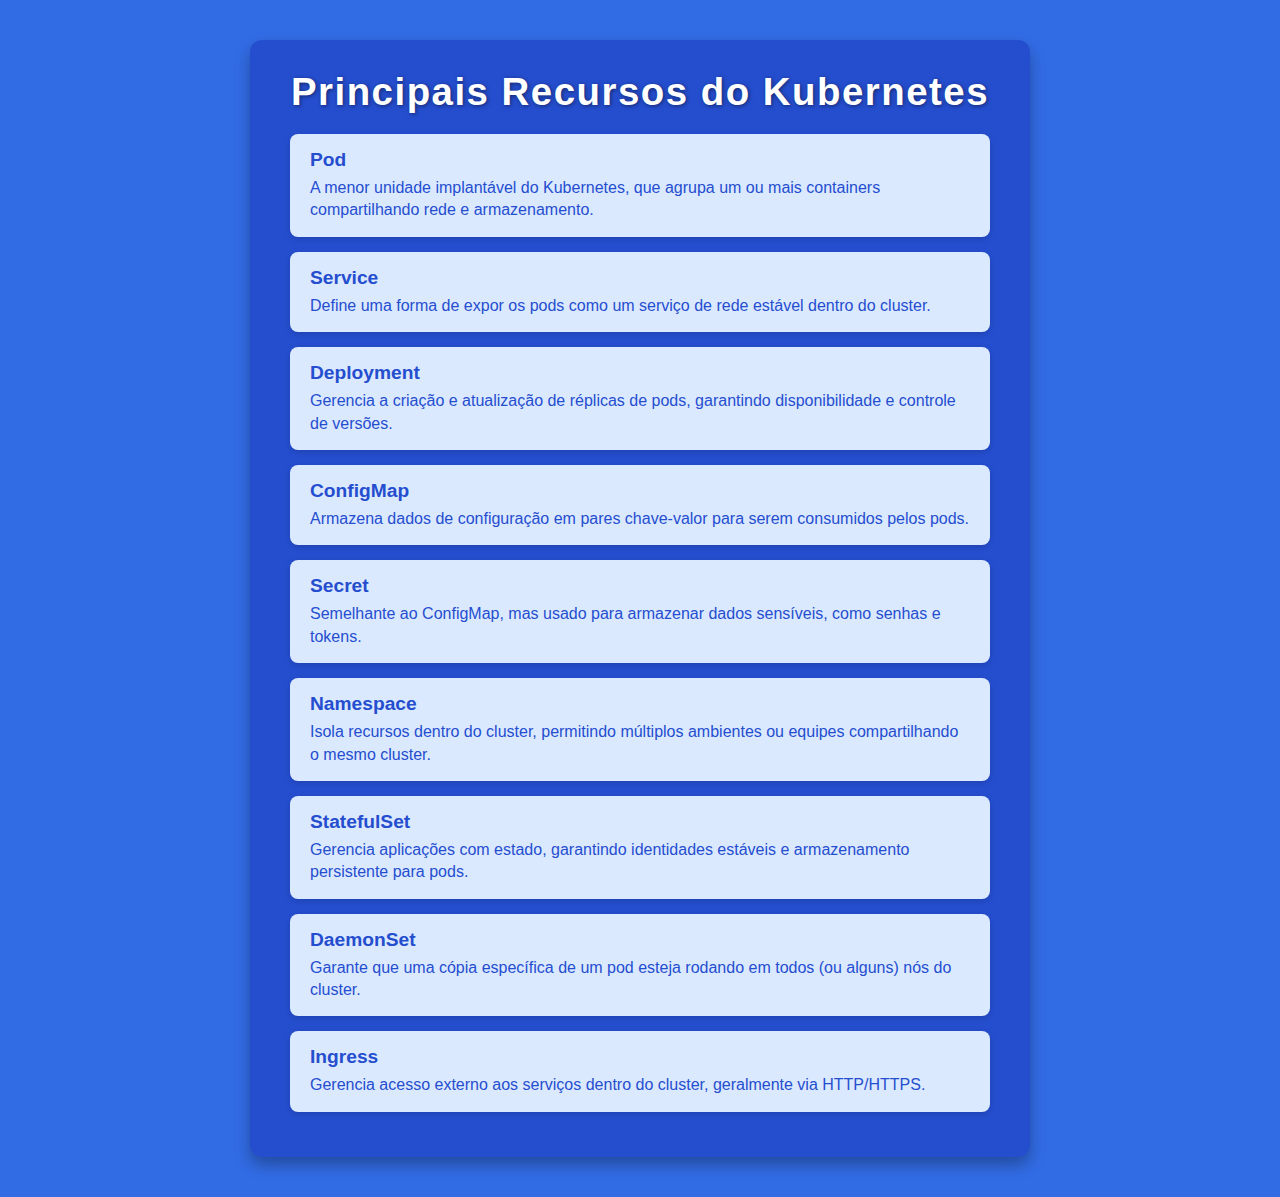
<file: django_api/k8s/index.html>
<!DOCTYPE html>
<html lang="pt-BR">
<head>
  <meta charset="UTF-8" />
  <meta name="viewport" content="width=device-width, initial-scale=1" />
  <title>Recursos Principais do Kubernetes</title>
  <style>
    /* Cor oficial azul Kubernetes */
    :root {
      --k8s-blue: #326ce5;
      --k8s-blue-dark: #254ecf;
      --white: #ffffff;
      --light-blue: #dbe9ff;
    }

    body {
      margin: 0;
      font-family: 'Segoe UI', Tahoma, Geneva, Verdana, sans-serif;
      background-color: var(--k8s-blue);
      color: var(--white);
      display: flex;
      justify-content: center;
      align-items: flex-start;
      min-height: 100vh;
      padding: 40px 20px;
    }

    .container {
      max-width: 700px;
      background-color: var(--k8s-blue-dark);
      border-radius: 12px;
      box-shadow: 0 8px 16px rgba(0, 0, 0, 0.3);
      padding: 30px 40px;
    }

    h1 {
      margin-top: 0;
      text-align: center;
      font-weight: 700;
      font-size: 2.4rem;
      margin-bottom: 20px;
      letter-spacing: 1.5px;
      text-shadow: 1px 1px 4px rgba(0,0,0,0.5);
    }

    ul {
      list-style: none;
      padding: 0;
      margin: 0;
    }

    li {
      background-color: var(--light-blue);
      color: var(--k8s-blue-dark);
      border-radius: 8px;
      padding: 15px 20px;
      margin-bottom: 15px;
      box-shadow: 0 2px 6px rgba(0, 0, 0, 0.15);
      transition: transform 0.2s ease, box-shadow 0.2s ease;
    }

    li:hover {
      transform: translateY(-4px);
      box-shadow: 0 8px 20px rgba(0, 0, 0, 0.25);
    }

    .resource-name {
      font-weight: 700;
      font-size: 1.2rem;
      margin-bottom: 6px;
    }

    .resource-desc {
      font-weight: 400;
      font-size: 1rem;
      line-height: 1.4;
    }

    @media (max-width: 480px) {
      .container {
        padding: 20px;
      }

      h1 {
        font-size: 1.8rem;
      }

      li {
        padding: 12px 15px;
      }
    }
  </style>
</head>
<body>
  <div class="container">
    <h1>Principais Recursos do Kubernetes</h1>
    <ul>
      <li>
        <div class="resource-name">Pod</div>
        <div class="resource-desc">A menor unidade implantável do Kubernetes, que agrupa um ou mais containers compartilhando rede e armazenamento.</div>
      </li>
      <li>
        <div class="resource-name">Service</div>
        <div class="resource-desc">Define uma forma de expor os pods como um serviço de rede estável dentro do cluster.</div>
      </li>
      <li>
        <div class="resource-name">Deployment</div>
        <div class="resource-desc">Gerencia a criação e atualização de réplicas de pods, garantindo disponibilidade e controle de versões.</div>
      </li>
      <li>
        <div class="resource-name">ConfigMap</div>
        <div class="resource-desc">Armazena dados de configuração em pares chave-valor para serem consumidos pelos pods.</div>
      </li>
      <li>
        <div class="resource-name">Secret</div>
        <div class="resource-desc">Semelhante ao ConfigMap, mas usado para armazenar dados sensíveis, como senhas e tokens.</div>
      </li>
      <li>
        <div class="resource-name">Namespace</div>
        <div class="resource-desc">Isola recursos dentro do cluster, permitindo múltiplos ambientes ou equipes compartilhando o mesmo cluster.</div>
      </li>
      <li>
        <div class="resource-name">StatefulSet</div>
        <div class="resource-desc">Gerencia aplicações com estado, garantindo identidades estáveis e armazenamento persistente para pods.</div>
      </li>
      <li>
        <div class="resource-name">DaemonSet</div>
        <div class="resource-desc">Garante que uma cópia específica de um pod esteja rodando em todos (ou alguns) nós do cluster.</div>
      </li>
      <li>
        <div class="resource-name">Ingress</div>
        <div class="resource-desc">Gerencia acesso externo aos serviços dentro do cluster, geralmente via HTTP/HTTPS.</div>
      </li>
    </ul>
  </div>
</body>
</html>
</file>
